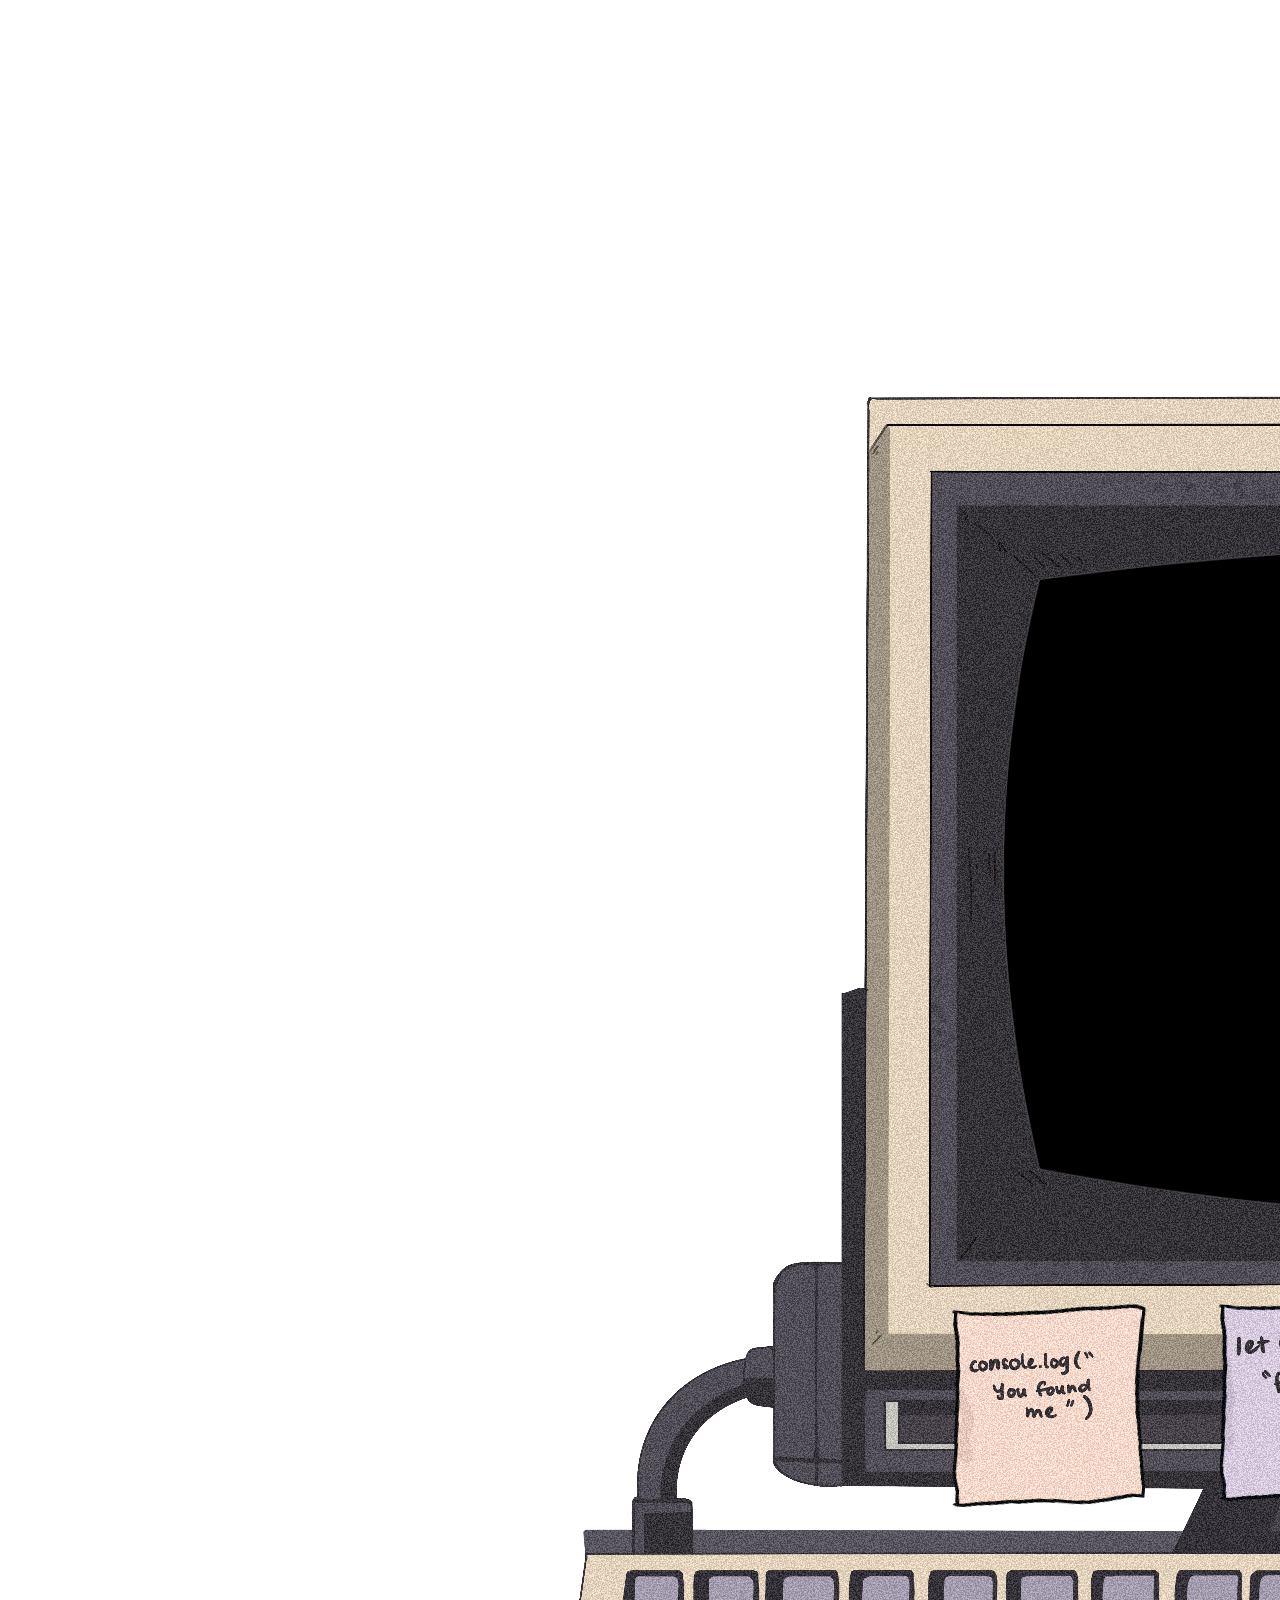
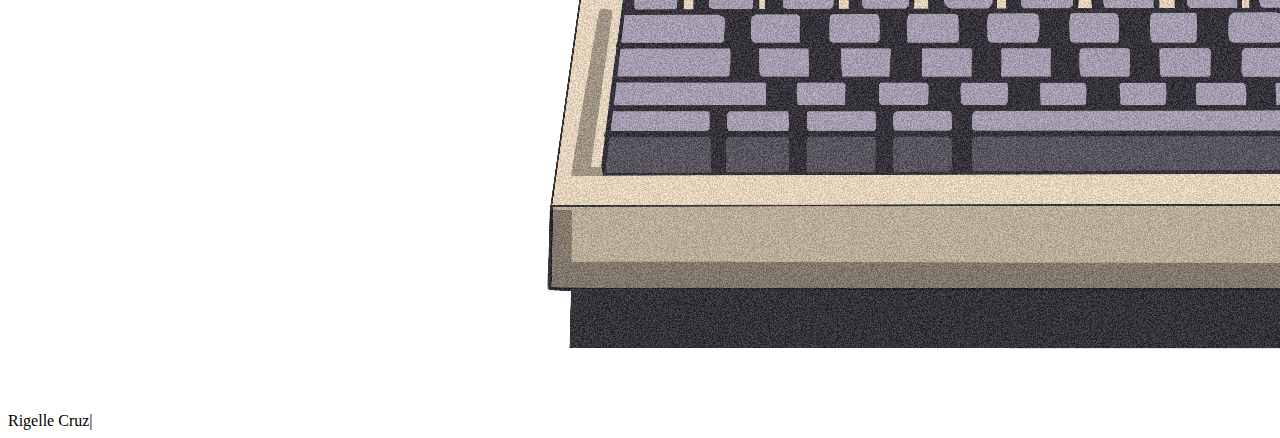
<file: components/header.html>
<!DOCTYPE html>

<header class="section header">
	<div class="computer-wrapper">
		<img
			src="../assets/images/computer-black-screen.PNG"
			alt="Computer"
			class="computer-img" />
		<div class="name-overlay">
			<span class="typed-name">Rigelle Cruz</span><span class="cursor">|</span>
		</div>
	</div>
</header>
</file>
